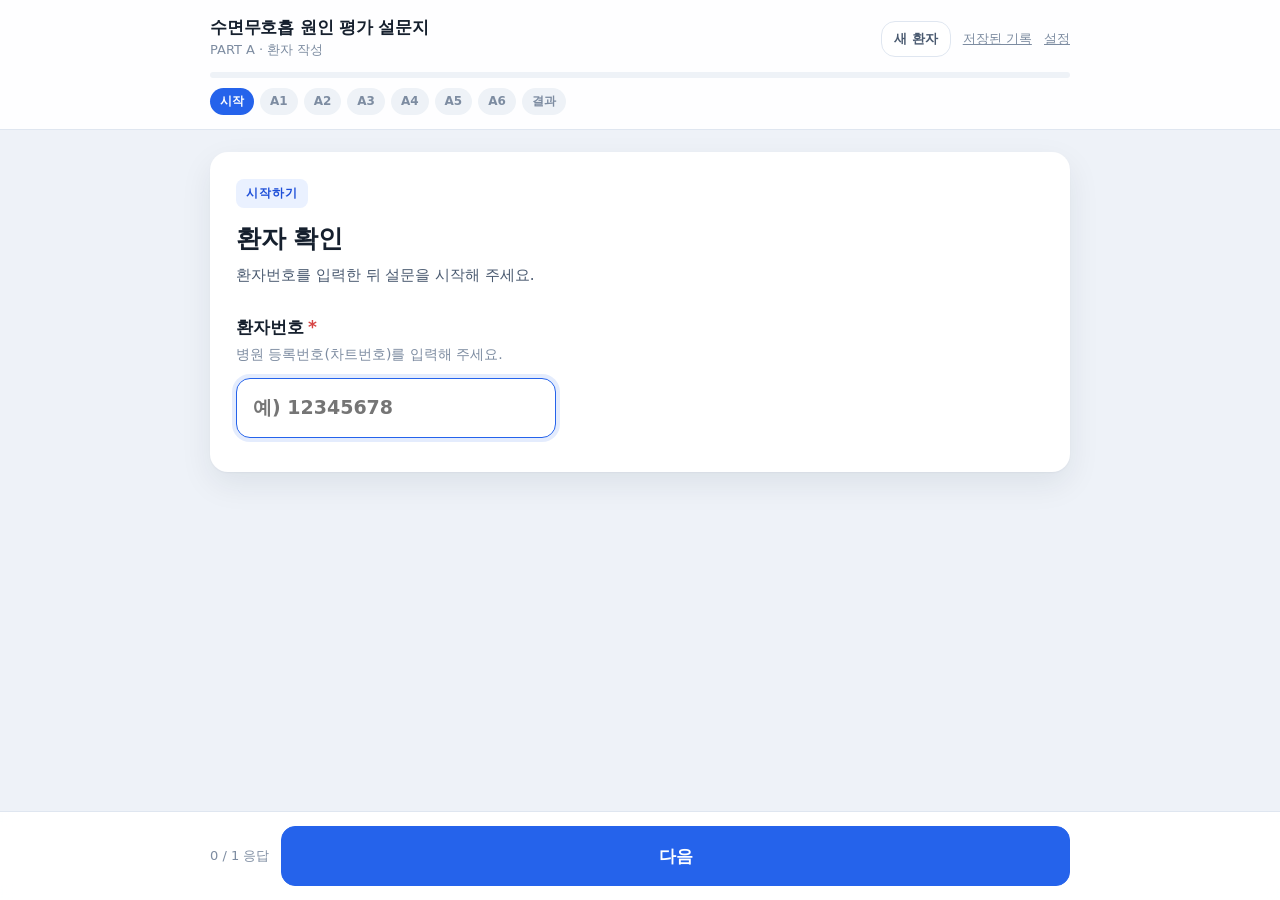
<file: index.html>
<!doctype html>
<html lang="ko">
<head>
<meta charset="utf-8">
<meta name="viewport" content="width=device-width, initial-scale=1, viewport-fit=cover, maximum-scale=1">
<meta name="theme-color" content="#2563eb">
<meta name="apple-mobile-web-app-capable" content="yes">
<title>수면무호흡 원인 평가 설문지</title>
<link rel="icon" href="data:image/svg+xml,%3Csvg xmlns=%27http://www.w3.org/2000/svg%27 viewBox=%270 0 32 32%27%3E%3Ctext y=%2726%27 font-size=%2726%27%3E%F0%9F%9B%8C%3C/text%3E%3C/svg%3E">
<link rel="stylesheet" href="assets/styles.css">
</head>
<body>
  <header class="topbar no-print">
    <div class="topbar__inner">
      <div>
        <div class="topbar__title">수면무호흡 원인 평가 설문지</div>
        <div class="topbar__sub">PART A · 환자 작성</div>
      </div>
      <div class="topbar__meta">
        <div class="topbar__pid" id="topPid"></div>
        <button type="button" class="btn btn--ghost" data-act="reset" style="min-height:36px;padding:0 12px;font-size:13px;margin-top:4px">새 환자</button>
        <a href="records.html" style="font-size:13px;color:#7d8ca1;margin-left:8px">저장된 기록</a>
        <a href="settings.html" style="font-size:13px;color:#7d8ca1;margin-left:8px">설정</a>
      </div>
    </div>
    <div class="progress">
      <div class="progress__track"><div class="progress__bar" id="progressBar"></div></div>
      <div class="progress__steps" id="progressSteps"></div>
    </div>
  </header>

  <main class="wrap" id="app"></main>
  <nav class="navbar no-print" id="nav"></nav>

  <script src="assets/schema.js"></script>
  <script src="assets/storage.js"></script>
  <script src="assets/app.js"></script>
</body>
</html>
</file>
<file: assets/styles.css>
/* 수면무호흡 원인 평가 설문지 — 태블릿용 스타일 */
:root {
  --bg: #eef2f8;
  --card: #ffffff;
  --ink: #16202e;
  --ink-2: #4a5a70;
  --ink-3: #7d8ca1;
  --line: #dfe6f0;
  --line-2: #eef2f7;
  --brand: #2563eb;
  --brand-ink: #1d4ed8;
  --brand-soft: #eaf1ff;
  --ok: #0f9d70;
  --warn: #b45309;
  --warn-soft: #fff5e6;
  --danger: #d64545;
  --radius: 18px;
  --shadow: 0 1px 2px rgba(16, 32, 56, .04), 0 12px 32px rgba(16, 32, 56, .08);
  --tap: 60px;
}

* { box-sizing: border-box; -webkit-tap-highlight-color: transparent; }

html, body {
  margin: 0;
  padding: 0;
  background: var(--bg);
  color: var(--ink);
  font-family: Pretendard, "Apple SD Gothic Neo", "Noto Sans KR", "Malgun Gothic", system-ui, -apple-system, sans-serif;
  font-size: 17px;
  line-height: 1.55;
  -webkit-text-size-adjust: 100%;
}

button, input, select { font: inherit; color: inherit; }

/* ── 상단 바 ─────────────────────────────── */
.topbar {
  position: sticky;
  top: 0;
  z-index: 20;
  background: rgba(255, 255, 255, .92);
  backdrop-filter: blur(8px);
  border-bottom: 1px solid var(--line);
}
.topbar__inner {
  max-width: 900px;
  margin: 0 auto;
  padding: 14px 20px 12px;
  display: flex;
  align-items: center;
  gap: 14px;
}
.topbar__title { font-size: 17px; font-weight: 700; letter-spacing: -.2px; }
.topbar__sub { font-size: 13px; color: var(--ink-3); }
.topbar__meta { margin-left: auto; text-align: right; font-size: 13px; color: var(--ink-3); }
.topbar__pid { font-weight: 700; color: var(--brand-ink); font-size: 15px; }

.progress { max-width: 900px; margin: 0 auto; padding: 0 20px 14px; }
.progress__track { height: 6px; border-radius: 99px; background: var(--line-2); overflow: hidden; }
.progress__bar { height: 100%; width: 0; border-radius: 99px; background: var(--brand); transition: width .3s ease; }
.progress__steps { display: flex; gap: 6px; margin-top: 10px; flex-wrap: wrap; }
.progress__step {
  font-size: 12px; font-weight: 600; color: var(--ink-3);
  padding: 4px 10px; border-radius: 99px; background: var(--line-2);
}
.progress__step.is-done { color: var(--ok); background: #e8f6f1; }
.progress__step.is-current { color: #fff; background: var(--brand); }

/* ── 본문 ────────────────────────────────── */
.wrap { max-width: 900px; margin: 0 auto; padding: 22px 20px 140px; }

.card {
  background: var(--card);
  border-radius: var(--radius);
  box-shadow: var(--shadow);
  padding: 26px 26px 30px;
}

.sec-no {
  display: inline-block;
  font-size: 12px; font-weight: 800; letter-spacing: .08em;
  color: var(--brand-ink); background: var(--brand-soft);
  padding: 5px 10px; border-radius: 8px; margin-bottom: 12px;
}
.sec-title { margin: 0 0 6px; font-size: 25px; font-weight: 800; letter-spacing: -.5px; }
.sec-desc { margin: 0 0 4px; color: var(--ink-2); font-size: 15px; }

.q { padding: 22px 0; border-bottom: 1px solid var(--line-2); }
.q:last-child { border-bottom: 0; padding-bottom: 4px; }
.q__label { font-size: 17px; font-weight: 650; margin-bottom: 12px; display: block; }
.q__req { color: var(--danger); margin-left: 4px; }
.q__help { display: block; font-weight: 400; font-size: 14px; color: var(--ink-3); margin-top: 4px; }
.q.is-error .q__label { color: var(--danger); }
.q.is-error .opt, .q.is-error .field__input { border-color: #f0b4b4; }

/* 선택지 */
.opts { display: flex; flex-wrap: wrap; gap: 10px; }
.opts--stack { flex-direction: column; }
.opt {
  flex: 1 1 160px;
  min-height: var(--tap);
  display: flex; align-items: center; gap: 10px;
  padding: 12px 16px;
  border: 1.5px solid var(--line);
  border-radius: 14px;
  background: #fff;
  cursor: pointer;
  transition: border-color .15s, background .15s, transform .05s;
  text-align: left;
}
.opt:active { transform: scale(.985); }
.opt__mark {
  flex: 0 0 22px; height: 22px; border-radius: 50%;
  border: 2px solid #c6d0de; display: grid; place-items: center;
}
.opt--check .opt__mark { border-radius: 7px; }
.opt__mark::after { content: ''; width: 10px; height: 10px; border-radius: 50%; background: transparent; }
.opt--check .opt__mark::after { border-radius: 3px; }
.opt__text { font-weight: 600; }
.opt.is-on { border-color: var(--brand); background: var(--brand-soft); }
.opt.is-on .opt__mark { border-color: var(--brand); background: var(--brand); }
.opt.is-on .opt__mark::after { background: #fff; }
.opt.is-on .opt__text { color: var(--brand-ink); }

/* 입력 필드 */
.field { display: flex; align-items: center; gap: 10px; flex-wrap: wrap; }
.field__input {
  min-height: var(--tap);
  flex: 1 1 200px;
  max-width: 320px;
  padding: 12px 16px;
  border: 1.5px solid var(--line);
  border-radius: 14px;
  background: #fff;
  font-size: 19px;
  font-weight: 600;
  outline: none;
}
.field__input:focus { border-color: var(--brand); box-shadow: 0 0 0 4px rgba(37, 99, 235, .12); }
.field__unit { font-size: 16px; color: var(--ink-2); font-weight: 600; }
.field__unit-sel {
  min-height: var(--tap); padding: 0 14px; border-radius: 14px;
  border: 1.5px solid var(--line); background: #fff; font-weight: 600;
}
.field__note { width: 100%; font-size: 14px; color: var(--ink-3); }

.bmi-hint {
  margin-top: 14px; padding: 12px 16px; border-radius: 12px;
  background: var(--brand-soft); color: var(--brand-ink);
  font-weight: 650; font-size: 15px;
}

/* ESS 척도 */
.legend {
  margin: 4px 0 18px; padding: 12px 16px; border-radius: 12px;
  background: #f6f8fc; color: var(--ink-2); font-size: 14px; font-weight: 600;
}
.scale-row { padding: 16px 0; border-bottom: 1px solid var(--line-2); }
.scale-row:last-of-type { border-bottom: 0; }
.scale-row__label { font-weight: 650; margin-bottom: 10px; }
.scale-row__num { color: var(--ink-3); margin-right: 8px; }
.scale-opts { display: grid; grid-template-columns: repeat(4, 1fr); gap: 8px; }
.scale-opt {
  min-height: var(--tap);
  border: 1.5px solid var(--line); border-radius: 14px; background: #fff;
  display: flex; flex-direction: column; align-items: center; justify-content: center;
  cursor: pointer; transition: border-color .15s, background .15s;
}
.scale-opt b { font-size: 20px; }
.scale-opt span { font-size: 11.5px; color: var(--ink-3); }
.scale-opt.is-on { border-color: var(--brand); background: var(--brand-soft); }
.scale-opt.is-on b, .scale-opt.is-on span { color: var(--brand-ink); }
.ess-total {
  margin-top: 20px; padding: 16px 18px; border-radius: 14px;
  background: #f6f8fc; display: flex; align-items: center; gap: 12px; flex-wrap: wrap;
}
.ess-total__num { font-size: 24px; font-weight: 800; }
.ess-total__flag { font-size: 14px; font-weight: 700; color: var(--warn); }

/* ── 하단 내비게이션 ──────────────────────── */
.navbar {
  position: fixed; left: 0; right: 0; bottom: 0; z-index: 30;
  background: rgba(255, 255, 255, .95);
  backdrop-filter: blur(8px);
  border-top: 1px solid var(--line);
  padding-bottom: env(safe-area-inset-bottom);
}
.navbar__inner {
  max-width: 900px; margin: 0 auto; padding: 14px 20px;
  display: flex; align-items: center; gap: 12px;
}
.btn {
  min-height: var(--tap); padding: 0 26px;
  border-radius: 14px; border: 1.5px solid var(--line);
  background: #fff; font-weight: 700; cursor: pointer;
  transition: background .15s, opacity .15s;
}
.btn:active { opacity: .85; }
.btn--primary { background: var(--brand); border-color: var(--brand); color: #fff; flex: 1; }
.btn--ghost { color: var(--ink-2); }
.btn--wide { flex: 1; }
.btn[disabled] { opacity: .45; cursor: default; }
.nav-hint { font-size: 13px; color: var(--ink-3); }

/* ── 결과 화면 ────────────────────────────── */
.result-head {
  display: flex; align-items: flex-start; gap: 16px; flex-wrap: wrap;
  padding-bottom: 18px; border-bottom: 2px solid var(--line);
}
.result-head__title { margin: 0; font-size: 24px; font-weight: 800; letter-spacing: -.5px; }
.result-head__meta { color: var(--ink-3); font-size: 14px; margin-top: 4px; }
.result-head__pid {
  margin-left: auto; text-align: right;
  background: var(--brand-soft); color: var(--brand-ink);
  padding: 10px 16px; border-radius: 12px;
}
.result-head__pid small { display: block; font-size: 12px; font-weight: 700; opacity: .75; }
.result-head__pid b { font-size: 22px; letter-spacing: .5px; }

.kpis { display: grid; grid-template-columns: repeat(4, 1fr); gap: 12px; margin: 18px 0 4px; }
.kpi { border: 1.5px solid var(--line); border-radius: 14px; padding: 14px 16px; background: #fbfcfe; }
.kpi__k { font-size: 12px; font-weight: 700; color: var(--ink-3); letter-spacing: .02em; }
.kpi__v { font-size: 23px; font-weight: 800; letter-spacing: -.5px; margin-top: 2px; }
.kpi__s { font-size: 12.5px; color: var(--ink-2); }
.kpi.is-warn { border-color: #f2d49b; background: var(--warn-soft); }
.kpi.is-warn .kpi__v, .kpi.is-warn .kpi__s { color: var(--warn); }

.flags { display: flex; flex-wrap: wrap; gap: 8px; margin: 18px 0 6px; }
.flag {
  font-size: 13px; font-weight: 700; padding: 7px 12px; border-radius: 99px;
  background: var(--warn-soft); color: var(--warn); border: 1px solid #f2d49b;
}
.flag--none { background: #e8f6f1; color: var(--ok); border-color: #b9e3d5; }

.res-sec { margin-top: 22px; break-inside: avoid; }
.res-sec__title {
  font-size: 13px; font-weight: 800; letter-spacing: .06em; color: var(--brand-ink);
  padding-bottom: 8px; border-bottom: 1.5px solid var(--brand-soft); margin-bottom: 10px;
}
.res-grid { display: grid; grid-template-columns: repeat(2, minmax(0, 1fr)); gap: 6px 22px; }
.res-item {
  display: flex; gap: 12px; align-items: baseline;
  padding: 7px 0; border-bottom: 1px dashed var(--line-2);
}
.res-item__k { flex: 0 0 42%; font-size: 14px; color: var(--ink-2); }
.res-item__v { flex: 1; font-weight: 700; font-size: 15px; }
.res-item__v.is-empty { color: var(--ink-3); font-weight: 500; }
.res-item.is-flag .res-item__v { color: var(--warn); }

.ess-grid { display: grid; grid-template-columns: repeat(4, minmax(0, 1fr)); gap: 8px; }
.ess-cell { border: 1px solid var(--line); border-radius: 10px; padding: 8px 10px; background: #fbfcfe; }
.ess-cell__k { font-size: 12px; color: var(--ink-3); }
.ess-cell__v { font-size: 17px; font-weight: 800; }

.save-state { font-size: 14px; font-weight: 700; }
.save-state.is-ok { color: var(--ok); }
.save-state.is-err { color: var(--danger); }
.save-state.is-warn { color: var(--warn); }

/* 작성하다 만 설문 안내 */
.resume {
  display: flex; align-items: center; gap: 16px; flex-wrap: wrap;
  padding: 18px 22px; margin-bottom: 16px;
  border: 1.5px solid #f2d49b; background: var(--warn-soft);
}
.resume__body { display: grid; gap: 2px; flex: 1 1 260px; }
.resume__body b { font-size: 16px; color: var(--warn); }
.resume__body span { font-size: 14px; color: var(--ink-2); }
.resume__acts { display: flex; gap: 10px; flex-wrap: wrap; }
.resume__acts .btn { min-height: 48px; padding: 0 18px; }

/* 진단 도움말 */
.panel-help {
  margin-top: 14px; padding: 16px 18px; border-radius: 12px;
  border: 1px solid var(--line); background: #fbfcfe; font-size: 14.5px;
}
.panel-help__head { display: flex; align-items: center; gap: 12px; flex-wrap: wrap; margin-bottom: 6px; }
.panel-help__head b { flex: 1 1 auto; font-size: 15px; }
.panel-help__head .btn { min-height: 44px; padding: 0 16px; }
.panel-help p { margin: 0 0 12px; color: var(--ink-2); }
.help-table { width: 100%; border-collapse: collapse; }
.help-table td { padding: 9px 8px; border-top: 1px solid var(--line-2); vertical-align: top; line-height: 1.55; }
.help-table td:first-child { width: 38%; font-weight: 600; }
.help-table code { font-size: 13px; background: var(--line-2); padding: 1px 5px; border-radius: 4px; }

/* 연결 진단 결과 */
.diag { list-style: none; margin: 0; padding: 0; display: grid; gap: 10px; }
.diag__item {
  display: grid; grid-template-columns: 26px 1fr; gap: 10px; align-items: start;
  padding: 12px 14px; border-radius: 12px; border: 1px solid var(--line); background: #fbfcfe;
  font-size: 14.5px; line-height: 1.6;
}
.diag__item.is-ok { border-color: #b9e3d5; background: #f2faf7; }
.diag__item.is-err { border-color: #f2d49b; background: var(--warn-soft); }
.diag__mark { font-weight: 800; }
.diag__item.is-ok .diag__mark { color: var(--ok); }
.diag__item.is-err .diag__mark { color: var(--warn); }
.diag__detail { color: var(--ink-2); }
.save-state a { color: var(--brand); }

.disclaimer {
  margin-top: 22px; padding: 14px 16px; border-radius: 12px;
  background: #f6f8fc; color: var(--ink-2); font-size: 13.5px; line-height: 1.6;
}

/* 저장 기록 화면 */
.rec-table { width: 100%; border-collapse: collapse; font-size: 15px; }
.rec-table th, .rec-table td { padding: 12px 10px; text-align: left; border-bottom: 1px solid var(--line-2); }
.rec-table th { font-size: 12.5px; color: var(--ink-3); letter-spacing: .04em; }
.rec-table tbody tr:hover { background: #f8fafd; }
.rec-empty { padding: 40px 0; text-align: center; color: var(--ink-3); }
.toolbar { display: flex; gap: 10px; flex-wrap: wrap; margin-bottom: 18px; }
.tag { font-size: 12px; font-weight: 700; padding: 3px 9px; border-radius: 99px; background: var(--line-2); color: var(--ink-2); }
.tag--warn { background: var(--warn-soft); color: var(--warn); }

/* 태블릿 세로 / 소형 화면 */
@media (max-width: 720px) {
  .kpis { grid-template-columns: repeat(2, 1fr); }
  .res-grid { grid-template-columns: 1fr; }
  .ess-grid { grid-template-columns: repeat(2, 1fr); }
  .sec-title { font-size: 22px; }
  .card { padding: 20px 18px 24px; }
}

/* 인쇄 (PDF 저장) */
@media print {
  body { background: #fff; font-size: 12px; }
  .topbar, .navbar, .no-print { display: none !important; }
  .wrap { padding: 0; max-width: none; }
  .card { box-shadow: none; padding: 0; }
  .res-grid { gap: 2px 18px; }
  .kpi, .res-sec { break-inside: avoid; }
}
</file>
